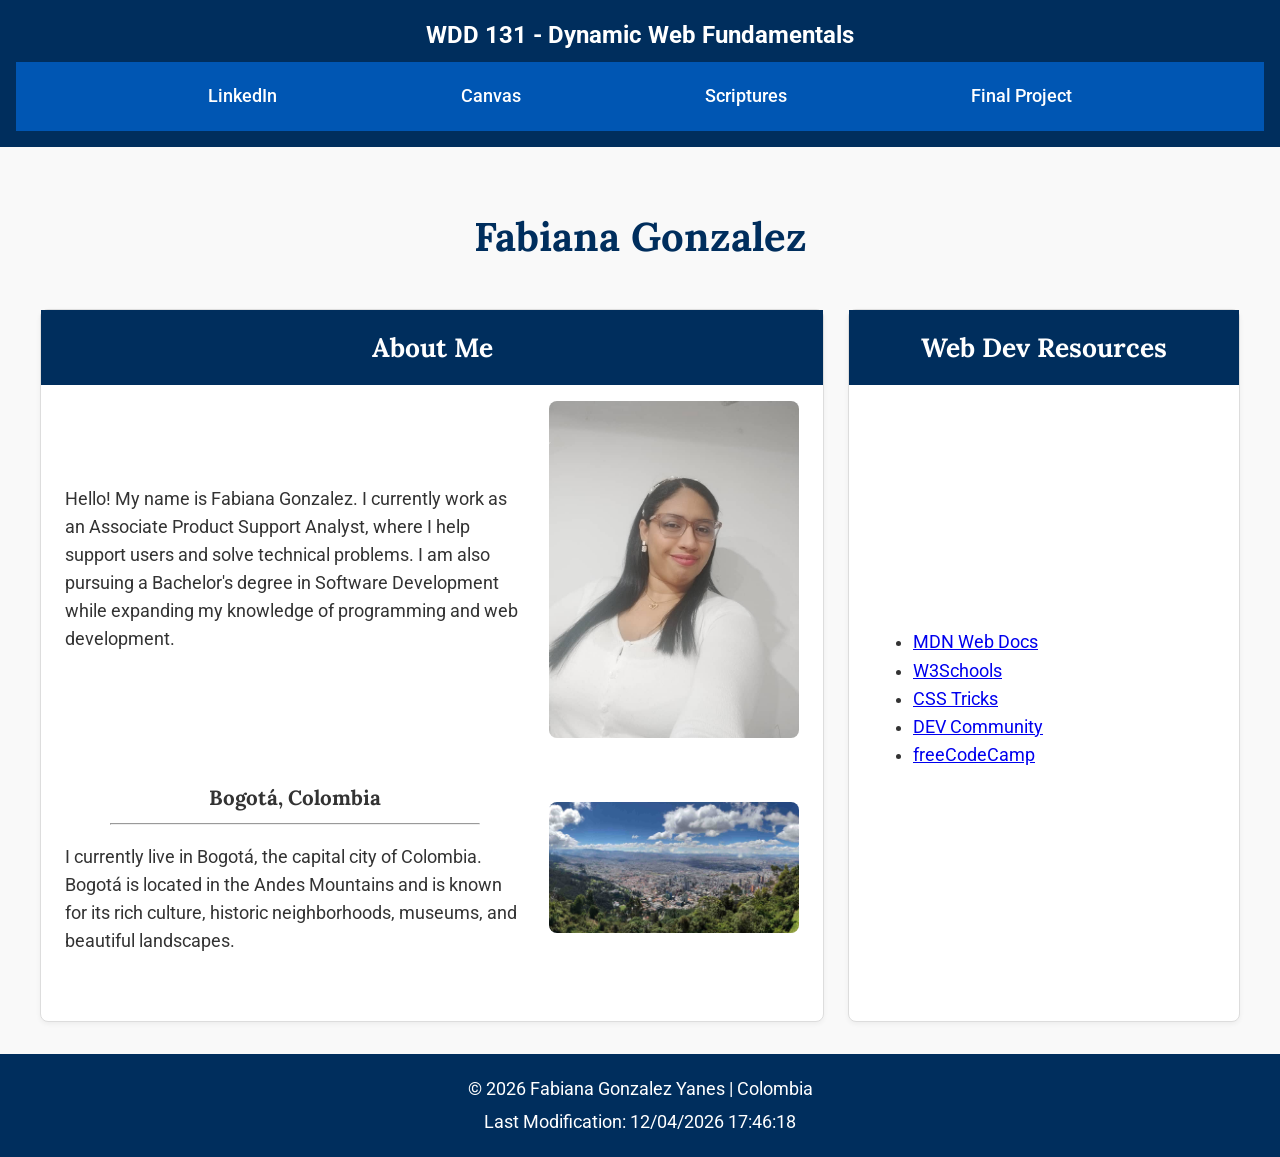
<file: index.html>
<!DOCTYPE html>
<html lang="en">

<head>
    <meta charset="UTF-8">
    <meta name="viewport" content="width=device-width, initial-scale=1.0">
    <title>WDD 131: Dynamic Web Fundamentals - Fabiana Gonzalez Yanes</title>
    <meta name="description"
        content="WDD 131 - Dynamic Web Fundamentals landing page by Fabiana Gonzalez Yanes covering web development fundamentals, JavaScript, HTML, and CSS projects.">
    <meta name="author" content="Fabiana Gonzalez Yanes">

    <link rel="preconnect" href="https://fonts.googleapis.com">
    <link rel="preconnect" href="https://fonts.gstatic.com" crossorigin>
    <link href="https://fonts.googleapis.com/css2?family=Lora:wght@400;700&family=Roboto:wght@400;500;700&display=swap" rel="stylesheet">

    <link rel="stylesheet" href="styles/base.css">
    <script src="scripts/getdates.js" defer></script>
</head>


<body>
  <header>
    <span id="course-title">WDD 131 - Dynamic Web Fundamentals</span>
    <nav>
        <a href="https://www.linkedin.com/in/fabiana-gonzalez-it-support-applicant-3116301b6/" target="_blank" rel="noopener">LinkedIn</a>
        <a href="https://byupw.instructure.com/" target="_blank" rel="noopener">Canvas</a>
        <a href="https://www.churchofjesuschrist.org/study/scriptures" target="_blank" rel="noopener">Scriptures</a>
        <a href="#">Final Project</a>
    </nav>
  </header>

<main>
    <h1>Fabiana Gonzalez</h1>

  <section class="card">
    <h2>About Me</h2>

    <div class="about-location">
        <div>
            <p>
                Hello! My name is Fabiana Gonzalez. I currently work
                as an Associate Product Support Analyst, where I help
                support users and solve technical problems. I am also
                pursuing a Bachelor's degree in Software Development
                while expanding my knowledge of programming and web
                development.
            </p>
        </div>

        <img src="images/profile.jpg"
             alt="Profile photo of Fabiana Gonzalez"
             loading="lazy">
    </div>

    <div class="about-location">
        <div>
            <h3>Bogotá, Colombia</h3>
<hr>
<p>
    I currently live in Bogotá, the capital city of Colombia.
    Bogotá is located in the Andes Mountains and is known
    for its rich culture, historic neighborhoods, museums,
    and beautiful landscapes.
</p>
        </div>

        <img src="images/bogota.jpg"
             alt="Panoramic view of Bogotá, Colombia"
             loading="lazy">
    </div>
</section>

    <section class="card">
    <h2>Web Dev Resources</h2>
    <ul>
        <li><a href="https://developer.mozilla.org/" target="_blank" rel="noopener">MDN Web Docs</a></li>
        <li><a href="https://www.w3schools.com/" target="_blank" rel="noopener">W3Schools</a></li>
        <li><a href="https://css-tricks.com/" target="_blank" rel="noopener">CSS Tricks</a></li>
        <li><a href="https://dev.to/" target="_blank" rel="noopener">DEV Community</a></li>
        <li><a href="https://www.freecodecamp.org/" target="_blank" rel="noopener">freeCodeCamp</a></li>
    </ul>
</section>
  </main>

<footer>
    <p>
        &copy; <span id="currentyear"></span>
        Fabiana Gonzalez Yanes | Colombia
    </p>
    <p id="lastModified"></p>
</footer>

</body>
</html>
</file>
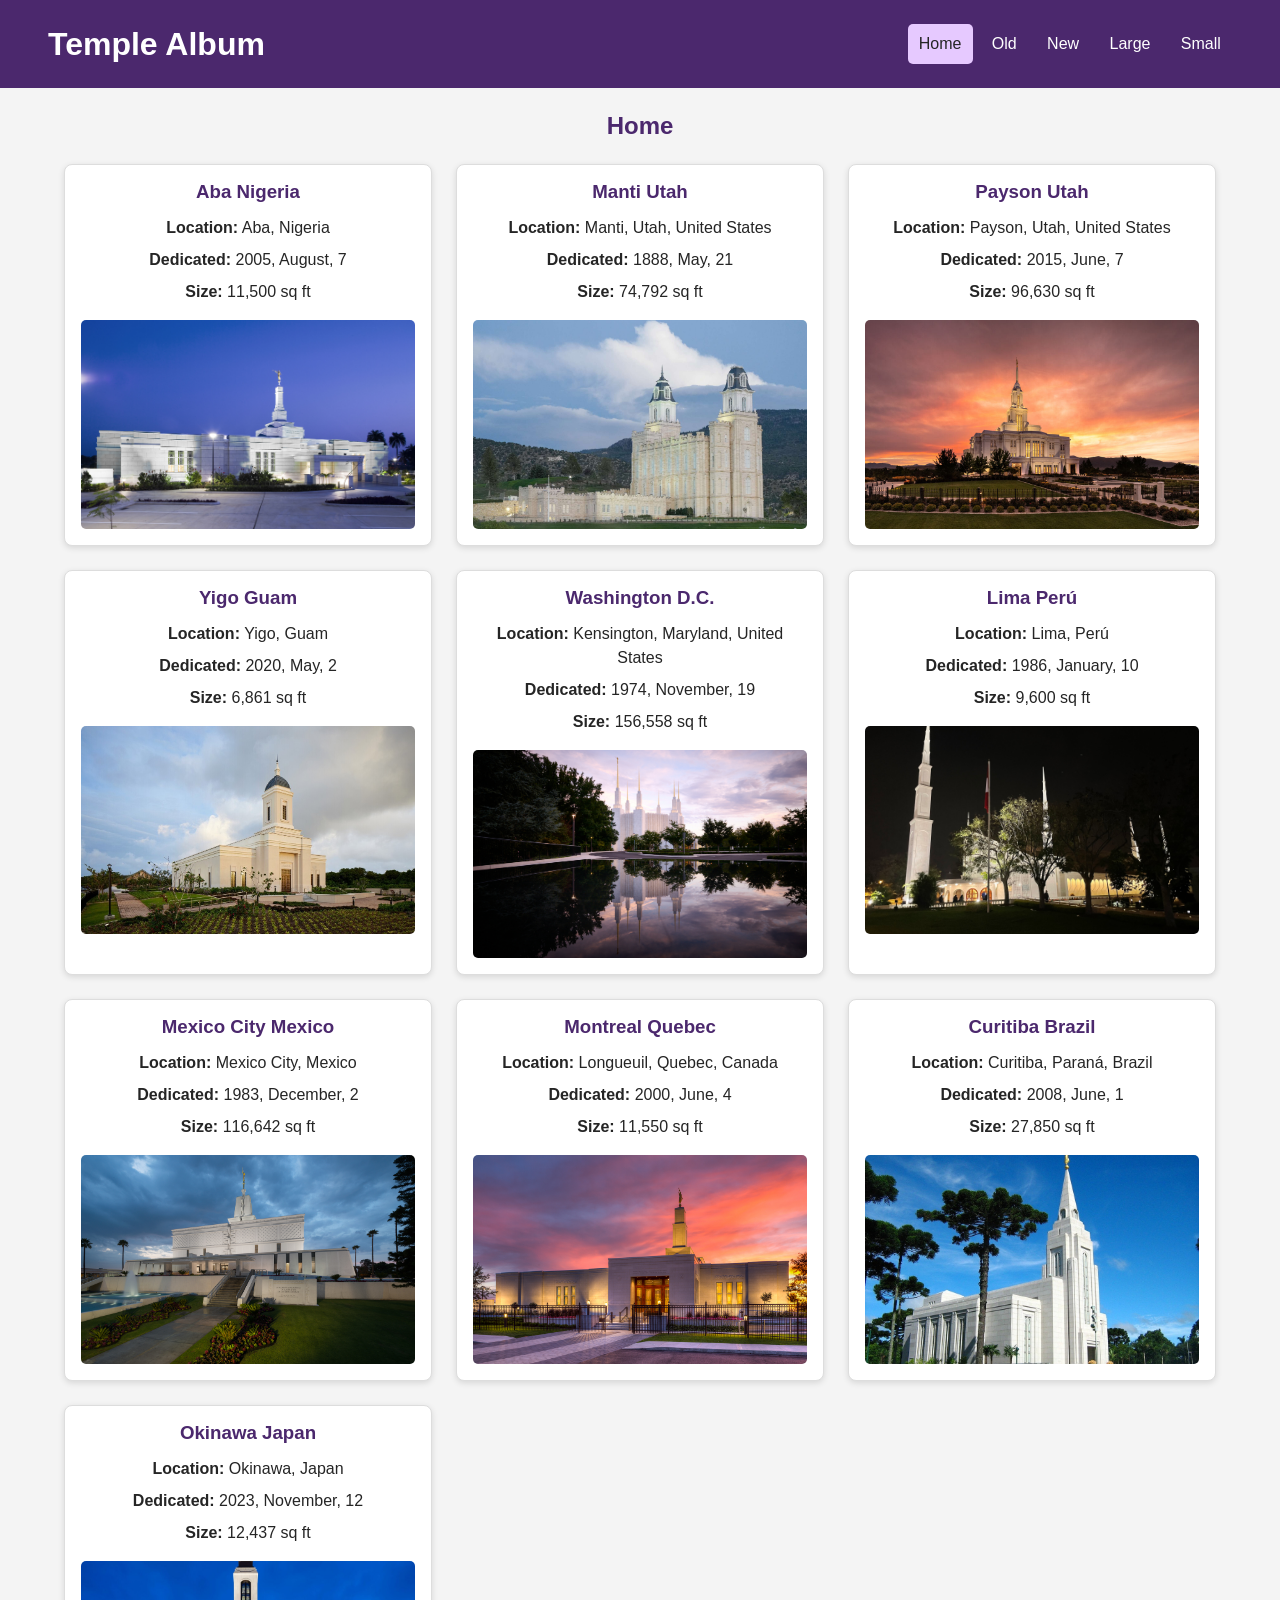
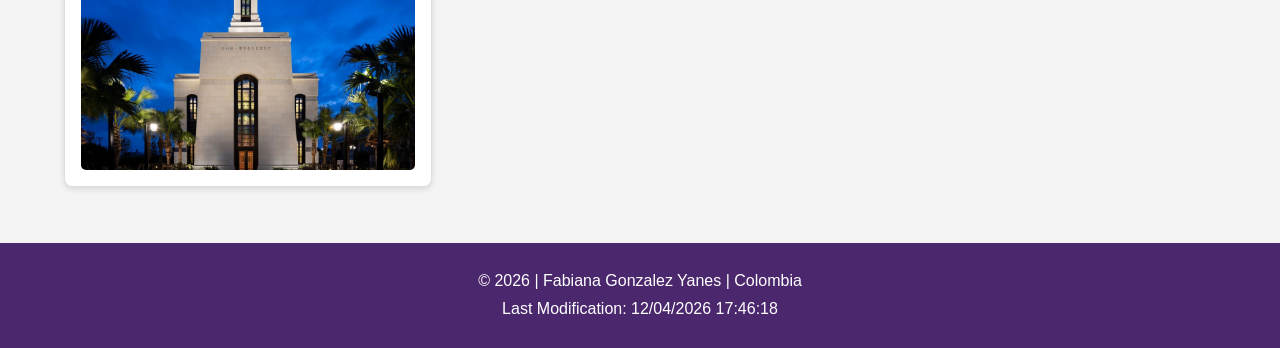
<file: filtered-temples.html>
<!DOCTYPE html>
<html lang="en">
<head>
    <meta charset="UTF-8">
    <meta name="viewport" content="width=device-width, initial-scale=1.0">
    <meta name="description" content="Explore a collection of temples around the world. Filter temples by age and size.">
    <meta name="author" content="Fabiana Gonzalez Yanes">
    <title>Temple Album | Filtered Temples</title>

    <link rel="stylesheet" href="styles/filtered-temples.css">
    <link rel="stylesheet" href="styles/filtered-temples-large.css">

    <script src="scripts/filtered-temples.js" defer></script>
</head>

<body>
    <header>
        <h1>Temple Album</h1>

        <nav aria-label="Main navigation">
            <ul>
                <li><a href="#" class="active" data-filter="home">Home</a></li>
                <li><a href="#" data-filter="old">Old</a></li>
                <li><a href="#" data-filter="new">New</a></li>
                <li><a href="#" data-filter="large">Large</a></li>
                <li><a href="#" data-filter="small">Small</a></li>
            </ul>
        </nav>
    </header>

    <main>
        <h2 id="gallery-title">Home</h2>
        <div id="temple-container" class="temple-grid"></div>
    </main>

    <footer>
        <p>
            &copy; <span id="currentyear"></span>
            | Fabiana Gonzalez Yanes | Colombia
        </p>
        <p>Last Modification: <span id="lastModified"></span></p>
    </footer>
</body>
</html>
</file>
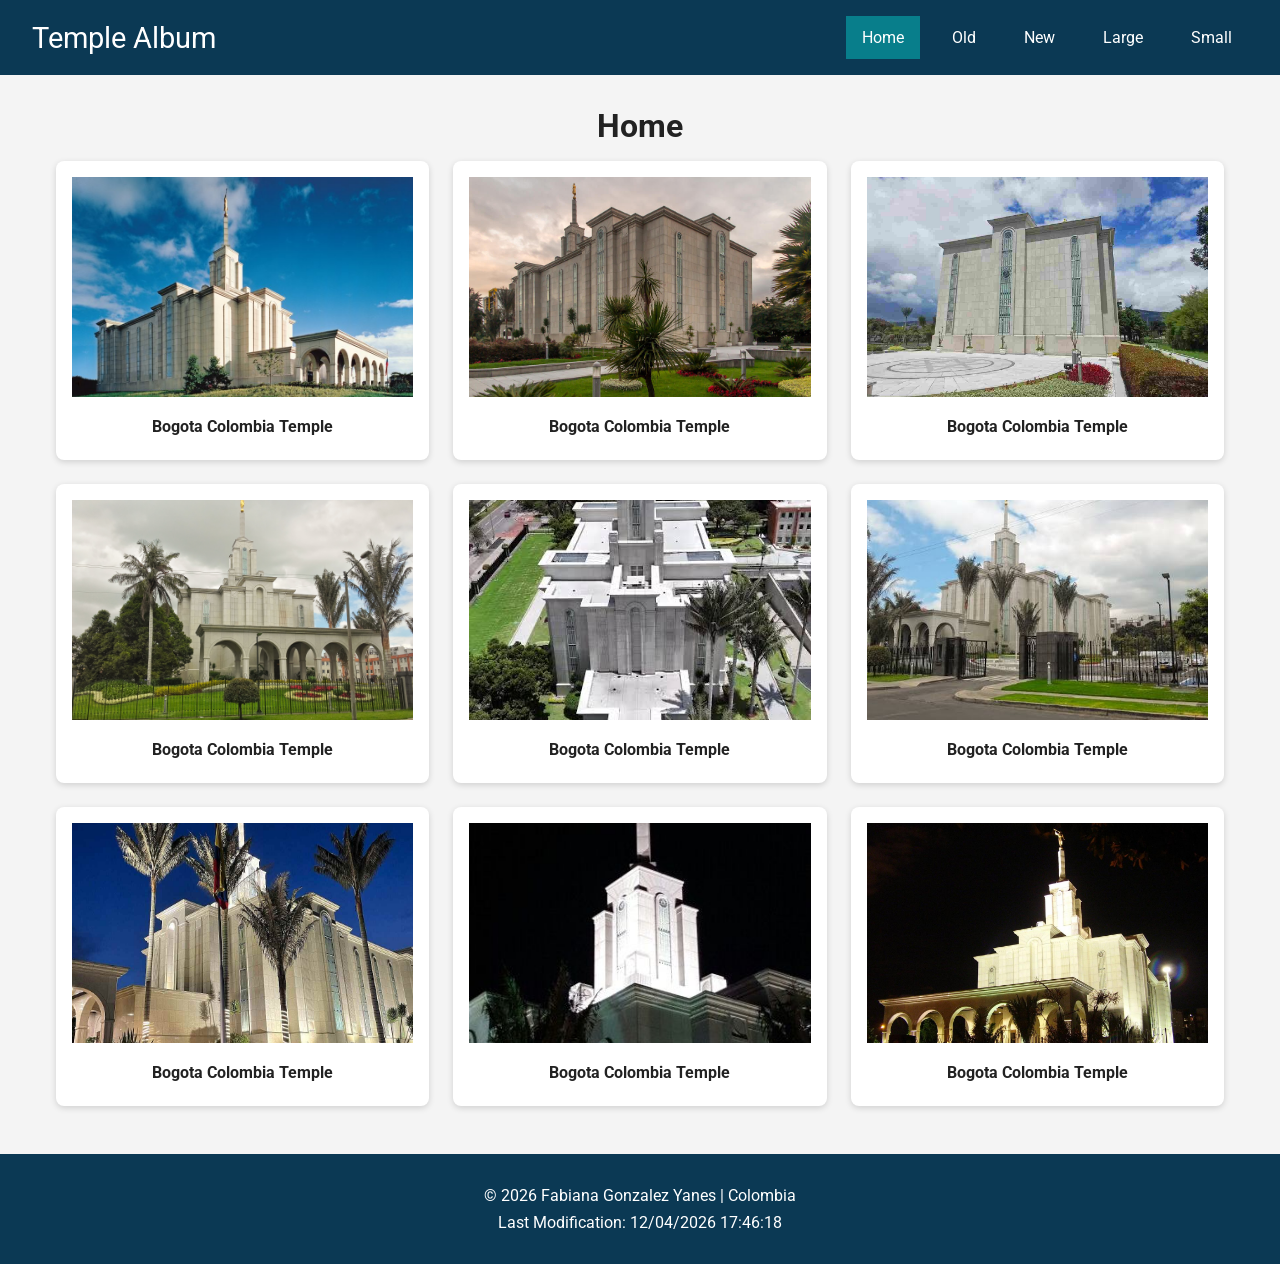
<file: temples.html>
<!DOCTYPE html>
<html lang="en">
<head>
    <meta charset="UTF-8">
    <meta name="viewport" content="width=device-width, initial-scale=1.0">
    <meta name="description" content="A responsive album showcasing beautiful temples.">
    <meta name="author" content="Fabiana Gonzalez Yanes">
    <title>Temple Album | WDD 131</title>
   
    <!-- Google Fonts -->
    <link rel="preconnect" href="https://fonts.googleapis.com">
    <link rel="preconnect" href="https://fonts.gstatic.com" crossorigin>
    <link href="https://fonts.googleapis.com/css2?family=Roboto:wght@400;500;700&display=swap" rel="stylesheet">

    <!-- CSS -->
    <link rel="stylesheet" href="styles/temples.css">
    <link rel="stylesheet" href="styles/temples-large.css">
    <script src="scripts/temples.js" defer></script>

</head>
<body>
    <header>
        <p class="site-title">Temple Album</p>
        <button id="menu-button" aria-label="Open navigation menu" aria-expanded="false">
            ☰
        </button>
        <nav id="navigation">
            <a href="#" class="active">Home</a>
            <a href="#">Old</a>
            <a href="#">New</a>
            <a href="#">Large</a>
            <a href="#">Small</a>
        </nav>
    </header>

    <main>
        <h1>Home</h1>
        
         <div class="temple-gallery">
<figure>
    <img src="images/templobogota.jpeg" alt="Bogota Colombia Temple front view" loading="lazy">
    <figcaption>Bogota Colombia Temple</figcaption>
</figure>

<figure>
    <img src="images/templobogota1.jpg" alt="Bogota Colombia Temple left side" loading="lazy">
    <figcaption>Bogota Colombia Temple</figcaption>
</figure>

<figure>
    <img src="images/templobogota2.jpg" alt="Bogota Colombia Temple back side" loading="lazy">
    <figcaption>Bogota Colombia Temple</figcaption>
</figure>

<figure>
    <img src="images/templobogota4.jpg" alt="Bogota Colombia Temple street view" loading="lazy">
    <figcaption>Bogota Colombia Temple</figcaption>
</figure>

<figure>
    <img src="images/templobogota5.jpg" alt="Bogota Colombia Temple sky view" loading="lazy">
    <figcaption>Bogota Colombia Temple</figcaption>
</figure>

<figure>
    <img src="images/templobogota6.jpg" alt="Bogota Colombia Temple Gate view" loading="lazy">
    <figcaption>Bogota Colombia Temple</figcaption>
</figure>

<figure>
    <img src="images/templobogotanight.jpg" alt="Bogota Colombia Temple night view" loading="lazy">
    <figcaption>Bogota Colombia Temple</figcaption>
</figure>

<figure>
    <img src="images/templobogotanight2.jpg" alt="Bogota Colombia Temple night view" loading="lazy">
    <figcaption>Bogota Colombia Temple</figcaption>
</figure>

<figure>
    <img src="images/templobogotanight3.jpg" alt="Bogota Colombia Temple night view" loading="lazy">
    <figcaption>Bogota Colombia Temple</figcaption>
</figure>

    </div>
    </main>

    <footer>
        <p>&copy; <span id="currentyear"></span> Fabiana Gonzalez Yanes | Colombia</p>
        <p id="lastModified"></p>
    </footer>
</body>
</html>
</file>
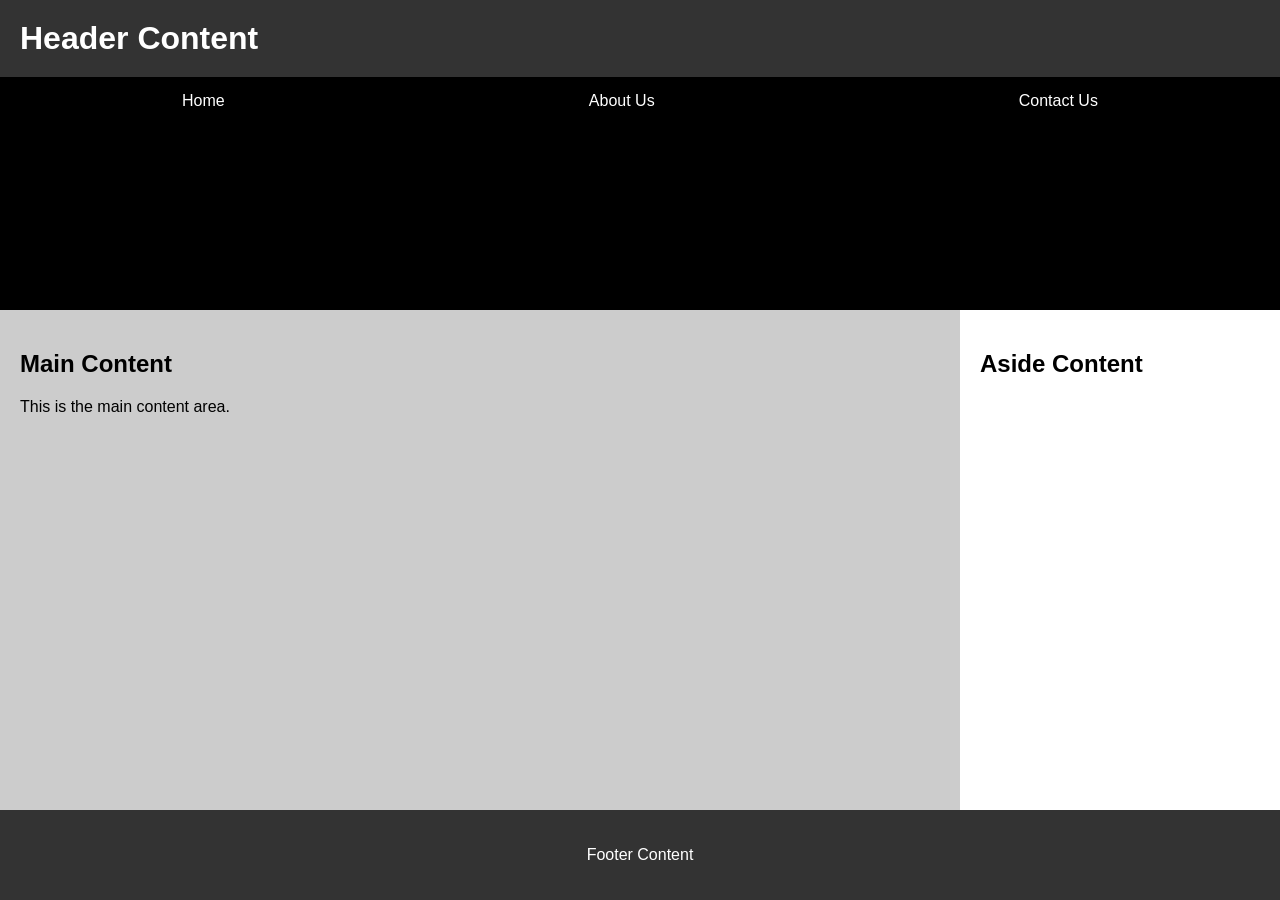
<file: week01/basic-layout.html>
<!DOCTYPE html>
<html lang="en">
<head>
    <meta charset="UTF-8">
    <meta name="viewport" content="width=device-width, initial-scale=1.0">
    <title>Fabiana Gonzalez Yanes | WDD 131</title>
    <link rel="stylesheet" href="styles/layout.css">
</head>
<body>
    <header>
    <h1>Header Content</h1>
</header>

<nav>
        <a href="#">Home</a>
        <a href="#">About Us</a>
        <a href="#">Contact Us</a>
</nav>

<div class="content">

    <main>
        <h2>Main Content</h2>
        <p>This is the main content area.</p>
    </main>
     <aside>
        <h2>Aside Content</h2>
    </aside>
</div>

<footer>
    <p>Footer Content</p>
</footer>
</body>
</html>
</file>
<file: styles/base.css>
:root {
  --primary-color: #002e5d;
  --secondary-color: #0056b3;
  --accent-color: #e8f4f8;
  --text-color: #333333;
  --white: #ffffff;
}

body {
    font-family: 'Roboto', sans-serif;
    font-size: 1.1rem;
    line-height: 1.6;
    margin: 0;
    padding: 0;
    color: var(--text-color);
    background-color: #f9f9f9;
}
h1,
h2,
h3 {
    font-family: 'Lora', serif;
}

header {
  background-color: var(--primary-color);
  color: var(--white);
  padding: 1rem;
  text-align: center;
}

#course-title {
  display: block;
  font-size: 1.5rem;
  font-weight: bold;
  margin-bottom: 0.5rem;
}

nav {
  display: flex;
  justify-content: space-evenly;
  background-color: var(--secondary-color);
  padding: 1rem;
}

nav a {
  color: var(--white);
  text-decoration: none;
  font-weight: 500;
  padding: 0.25rem 0.5rem;
  border-radius: 4px;
  transition: background-color 0.3s ease;
}

nav a:hover {
  background-color: var(--primary-color);
  text-decoration: underline;
}

main {
  max-width: 1200px;
  margin: 2rem auto;
  padding: 0 1rem;
  display: grid;
  grid-template-columns: 2fr 1fr;
  gap: 1.5rem;
}

main h1 {
    grid-column: 1 / -1;
    text-align: center;
    color: var(--primary-color);
    font-size: 2.5rem;
    margin-bottom: 1rem;
}

.card {
  background-color: var(--white);
  border: 1px solid #ddd;
  border-radius: 8px;
  padding: 1.5rem;
  box-shadow: 0 2px 5px rgba(0,0,0,0.05);
}

.card h2 {
    background-color: var(--primary-color);
    color: white;
    margin: -1.5rem -1.5rem 1rem -1.5rem;
    padding: 1rem;
    text-align: center;
}

.card img {
    max-width: 100%;
    height: auto;
    border-radius: 8px;
    display: block;
    margin: 0;
}

footer {
  background-color: var(--primary-color);
  color: var(--white);
  text-align: center;
  padding: 1rem;
  margin-top: 2rem;
}

footer p {
  margin: 0.3rem 0;
}

/* About Me and Bogotá image layout */
.about-location {
    display: flex;
    align-items: center;
    gap: 1.5rem;
    margin-bottom: 1.5rem;
}

.about-location div {
    flex: 2;
    min-width: 0;
}


.about-location img {
    width: 250px;
    height: auto;
    border-radius: 8px;
    object-fit: cover;
}
@media (max-width: 768px) {
    main {
        grid-template-columns: 1fr;
    }
}

.card h3 {
    text-align: center;
    margin-bottom: 0.5rem;
}

.card hr {
    width: 80%;
    margin: 0 auto 1rem auto;
}

.card:last-child {
    display: flex;
    flex-direction: column;
}

.card:last-child ul {
    margin-top: auto;
    margin-bottom: auto;
}
</file>
<file: styles/filtered-temples.css>
* {
    margin: 0;
    padding: 0;
    box-sizing: border-box;
}

body {
    font-family: Arial, Helvetica, sans-serif;
    color: #252525;
    background-color: #f4f4f4;
}

header {
    background-color: #4b286d;
    color: white;
    padding: 1.5rem 1rem;
    text-align: center;
}

header h1 {
    margin-bottom: 1rem;
    font-size: 2rem;
}

nav ul {
    list-style: none;
    display: flex;
    flex-direction: column;
    gap: 0.5rem;
}

nav a {
    display: block;
    color: white;
    text-decoration: none;
    padding: 0.7rem;
    border-radius: 5px;
}

nav a:hover,
nav a.active {
    background-color: #e6c9ff;
    color: #252525;
}

main {
    max-width: 1200px;
    margin: 0 auto;
    padding: 1.5rem;
}

main h2 {
    text-align: center;
    margin-bottom: 1.5rem;
    color: #4b286d;
}

.temple-grid {
    display: grid;
    grid-template-columns: 1fr;
    gap: 1.5rem;
}

.temple-card {
    background-color: white;
    border: 1px solid #ddd;
    border-radius: 8px;
    padding: 1rem;
    text-align: center;
    box-shadow: 0 2px 6px rgba(0, 0, 0, 0.12);
}

.temple-card h3 {
    color: #4b286d;
    margin-bottom: 0.8rem;
}

.temple-card p {
    margin: 0.5rem 0;
    line-height: 1.5;
}

.temple-card img {
    display: block;
    width: 100%;
    height: auto;
    aspect-ratio: 8 / 5;
    object-fit: cover;
    margin-top: 1rem;
    border-radius: 5px;
}

footer {
    background-color: #4b286d;
    color: white;
    text-align: center;
    padding: 1.5rem 1rem;
    margin-top: 2rem;
    line-height: 1.8;
}
</file>
<file: styles/filtered-temples-large.css>
@media screen and (min-width: 700px) {
    header {
        display: flex;
        justify-content: space-between;
        align-items: center;
        padding: 1.5rem 3rem;
    }

    header h1 {
        margin-bottom: 0;
    }

    nav ul {
        flex-direction: row;
        gap: 0.5rem;
    }

    .temple-grid {
        grid-template-columns: repeat(2, 1fr);
    }
}

@media screen and (min-width: 1000px) {
    .temple-grid {
        grid-template-columns: repeat(3, 1fr);
    }
}
</file>
<file: styles/temples.css>
/* General styles */
* {
    margin: 0;
    padding: 0;
    box-sizing: border-box;
}

body {
    font-family: 'Roboto', sans-serif;
    background-color: #f4f4f4;
    color: #222;
}

/* Header */
header {
    background-color: #0b3954;
    color: white;
    padding: 1rem;
    text-align: center;
}

.site-title {
    font-size: 1.8rem;
    margin-bottom: 1rem;
}

/* Hamburger button */
#menu-button {
    background: none;
    border: none;
    color: white;
    font-size: 2rem;
    cursor: pointer;
    margin-bottom: 1rem;
}

/* Navigation */
nav {
    display: none;
    flex-direction: column;
    gap: 0.5rem;
}

nav.open {
    display: flex;
}

nav a {
    color: white;
    text-decoration: none;
    padding: 0.75rem;
    display: block;
}

nav a:hover,
nav a.active {
    background-color: #087e8b;
    color: white;
}

/* Main content */
main {
    max-width: 800px;
    margin: 0 auto;
    padding: 1rem;
}

main h1 {
    text-align: center;
    margin: 1rem 0;
}

/* Temple gallery */
.temple-gallery {
    display: grid;
    grid-template-columns: 1fr;
    gap: 1.5rem;
}

figure {
    background-color: white;
    padding: 1rem;
    text-align: center;
    border-radius: 8px;
    box-shadow: 0 2px 6px rgba(0, 0, 0, 0.15);
}

figure img {
    width: 100%;
    height: 250px;
    object-fit: cover;
    display: block;
    margin-bottom: 0.75rem;
}

figcaption {
    font-weight: bold;
    padding: 0.5rem;
}

/* Footer */
footer {
    background-color: #0b3954;
    color: white;
    text-align: center;
    padding: 1.5rem;
    margin-top: 2rem;
}

footer p {
    margin: 0.5rem;
}
</file>
<file: styles/temples-large.css>
/* Larger screens: tablets and desktop */
@media screen and (min-width: 700px) {

    /* Header */
    header {
        display: flex;
        justify-content: space-between;
        align-items: center;
        padding: 1rem 2rem;
    }

    .site-title {
        margin-bottom: 0;
    }

    /* Hide hamburger button */
    #menu-button {
        display: none;
    }

    /* Desktop navigation */
    nav {
        display: flex;
        flex-direction: row;
        gap: 1rem;
    }

    nav a {
        padding: 0.75rem 1rem;
    }

    /* Main content */
    main {
        max-width: 1200px;
    }

    /* Three-column gallery */
    .temple-gallery {
        grid-template-columns: repeat(3, 1fr);
        gap: 1.5rem;
    }

    figure img {
        height: 220px;
    }
}
</file>
<file: week01/styles/layout.css>
/* General page layout */
* {
    box-sizing: border-box;
}

body {
    margin: 0;
    min-height: 100vh;
    display: grid;
    grid-template-rows: auto 1fr auto;
    font-family: Arial, sans-serif;
}

/* Header */
header {
    background-color: #333333;
    color: white;
}

header h1 {
    padding: 20px;
    margin: 0;
}

/* Navigation menu */
nav {
    display: flex;
    justify-content: space-around;
    background-color: black;
}

nav a {
    color: white;
    text-decoration: none;
    padding: 15px;
}

/* Main content */
main {
    background-color: #cccccc;
    padding: 20px;
}

/* Footer */
footer {
    background-color: #333333;
    color: white;
    text-align: center;
    padding: 20px;
}
/* Layout for Main Content and Aside */
.content {
    display: grid;
    grid-template-columns: 3fr 1fr;
    min-height: 500px;
}

/* Aside */
aside {
    background-color: white;
    padding: 20px;
}
</file>
